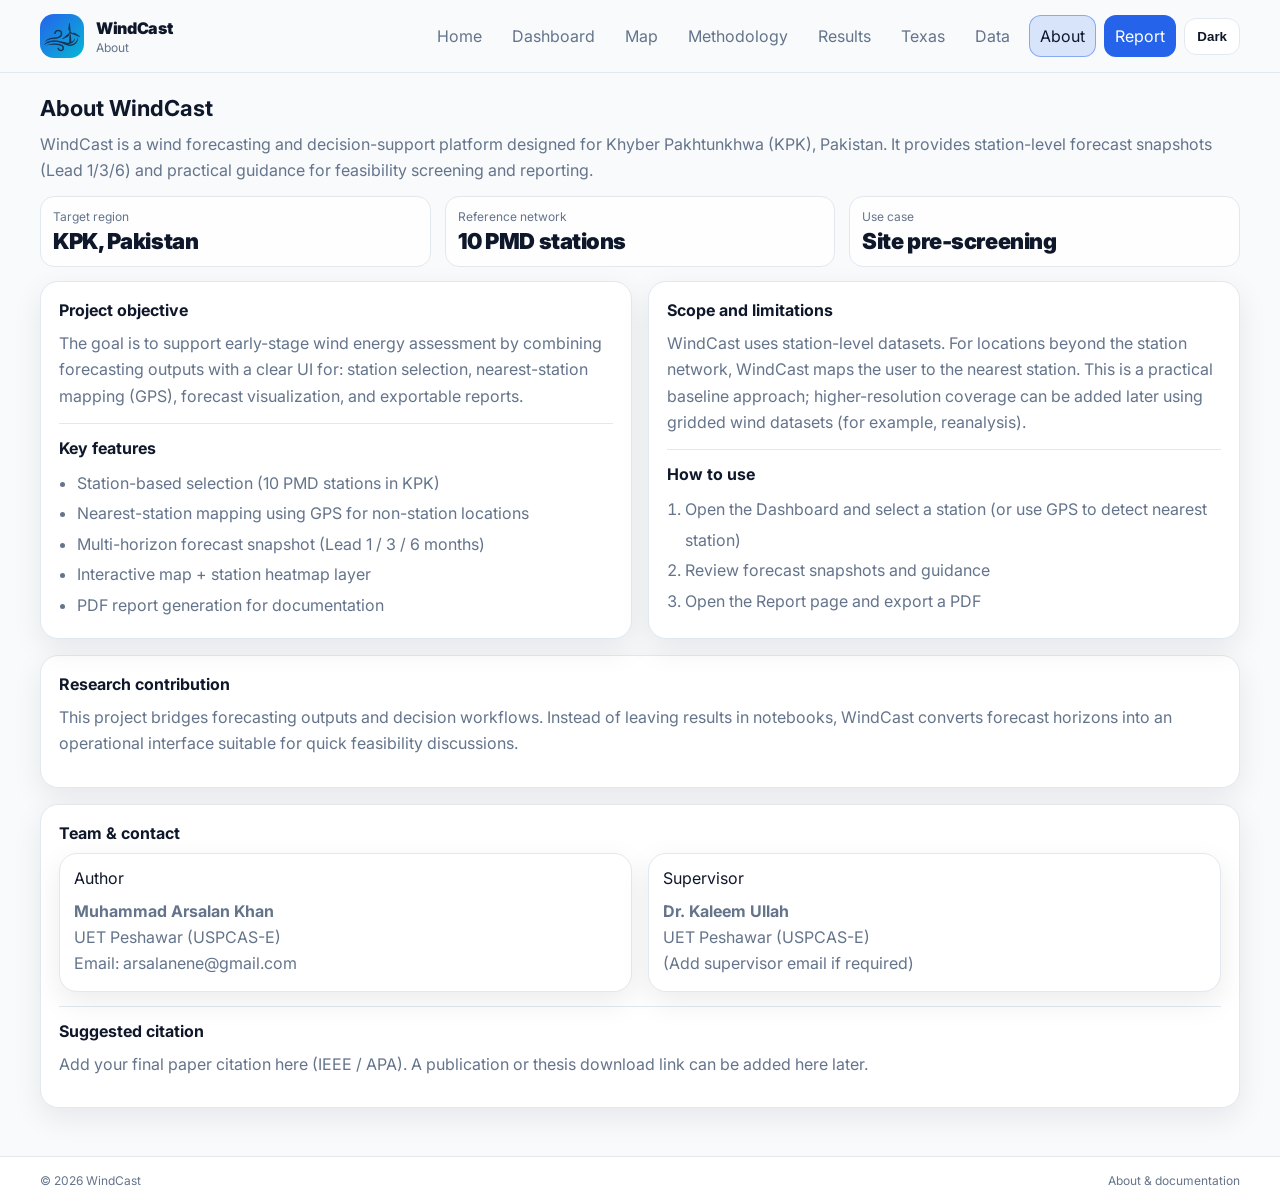
<file: pages/about.html>
<!doctype html>
<html lang="en">
<head>
  <meta charset="utf-8"/>
  <meta name="viewport" content="width=device-width,initial-scale=1"/>
  <title>About - WindCast</title>

  <link rel="preconnect" href="https://fonts.googleapis.com">
  <link href="https://fonts.googleapis.com/css2?family=Inter:wght@400;600;700;800;900&display=swap" rel="stylesheet">

  <link rel="stylesheet" href="../css/base.css"/>
  <link rel="stylesheet" href="../css/layout.css"/>
  <link rel="stylesheet" href="../css/components.css"/>
  <link rel="stylesheet" href="../css/pages.css"/>
</head>

<body>
  <header class="topbar">
    <div class="container topbar__inner">
      <div class="brand">
        <div class="brand__mark">
          <img src="../assets/icons/logo.png" alt="WindCast logo"
               onerror="this.style.display='none'; this.parentElement.textContent='WC';" />
        </div>
        <div>
          <div class="brand__title">WindCast</div>
          <div class="brand__subtitle">About</div>
        </div>
      </div>

      <nav class="nav">
        <a href="../index.html">Home</a>
        <a href="dashboard.html">Dashboard</a>
        <a href="map.html">Map</a>
        <a href="methodology.html">Methodology</a>
        <a href="results.html">Results</a>
        <a href="validation-texas.html">Texas</a>
        <a href="data.html">Data</a>
        <a class="active" href="about.html">About</a>
        <a class="cta" href="report.html">Report</a>

        <button id="themeToggle" class="theme-btn" type="button" aria-pressed="false">
          Dark
        </button>
      </nav>
    </div>
  </header>

  <main class="container">
    <h1 class="h2">About WindCast</h1>
    <p class="p muted">
      WindCast is a wind forecasting and decision-support platform designed for Khyber Pakhtunkhwa (KPK), Pakistan.
      It provides station-level forecast snapshots (Lead 1/3/6) and practical guidance for feasibility screening and reporting.
    </p>

    <div class="grid3" style="margin-top:8px;">
      <div class="stat">
        <div class="stat__k">Target region</div>
        <div class="stat__v">KPK, Pakistan</div>
      </div>
      <div class="stat">
        <div class="stat__k">Reference network</div>
        <div class="stat__v">10 PMD stations</div>
      </div>
      <div class="stat">
        <div class="stat__k">Use case</div>
        <div class="stat__v">Site pre-screening</div>
      </div>
    </div>

    <div class="grid2" style="margin-top:14px;">
      <div class="panel">
        <h2 class="h3">Project objective</h2>
        <p class="p muted">
          The goal is to support early-stage wind energy assessment by combining forecasting outputs with a clear UI for:
          station selection, nearest-station mapping (GPS), forecast visualization, and exportable reports.
        </p>

        <div class="hr"></div>

        <h2 class="h3">Key features</h2>
        <ul class="p muted" style="line-height:1.9; margin:0; padding-left:18px;">
          <li>Station-based selection (10 PMD stations in KPK)</li>
          <li>Nearest-station mapping using GPS for non-station locations</li>
          <li>Multi-horizon forecast snapshot (Lead 1 / 3 / 6 months)</li>
          <li>Interactive map + station heatmap layer</li>
          <li>PDF report generation for documentation</li>
        </ul>
      </div>

      <div class="panel">
        <h2 class="h3">Scope and limitations</h2>
        <p class="p muted">
          WindCast uses station-level datasets. For locations beyond the station network, WindCast maps the user to the nearest station.
          This is a practical baseline approach; higher-resolution coverage can be added later using gridded wind datasets (for example, reanalysis).
        </p>

        <div class="hr"></div>

        <h2 class="h3">How to use</h2>
        <ol class="p muted" style="line-height:1.9; margin:0; padding-left:18px;">
          <li>Open the Dashboard and select a station (or use GPS to detect nearest station)</li>
          <li>Review forecast snapshots and guidance</li>
          <li>Open the Report page and export a PDF</li>
        </ol>
      </div>
    </div>

    <div class="panel" style="margin-top:16px;">
      <h2 class="h3">Research contribution</h2>
      <p class="p muted">
        This project bridges forecasting outputs and decision workflows. Instead of leaving results in notebooks,
        WindCast converts forecast horizons into an operational interface suitable for quick feasibility discussions.
      </p>
    </div>

    <div class="panel" style="margin-top:16px;">
      <h2 class="h3">Team & contact</h2>
      <div class="grid2" style="margin-top:10px;">
        <div class="card card--tight">
          <div class="h3">Author</div>
          <p class="p muted" style="margin:0;">
            <b>Muhammad Arsalan Khan</b><br/>
            UET Peshawar (USPCAS-E)<br/>
            Email: arsalanene@gmail.com
          </p>
        </div>
        <div class="card card--tight">
          <div class="h3">Supervisor</div>
          <p class="p muted" style="margin:0;">
            <b>Dr. Kaleem Ullah</b><br/>
            UET Peshawar (USPCAS-E)<br/>
            (Add supervisor email if required)
          </p>
        </div>
      </div>

      <div class="hr"></div>

      <h2 class="h3">Suggested citation</h2>
      <p class="p muted">
        Add your final paper citation here (IEEE / APA). A publication or thesis download link can be added here later.
      </p>
    </div>
  </main>

  <footer class="footer">
    <div class="container footer__inner">
      <div>&copy; 2026 WindCast</div>
      <div>About & documentation</div>
    </div>
  </footer>

  <script type="module" src="../js/app/uiEnhancements.js"></script>
  <script type="module" src="../js/app/theme.js"></script>
</body>
</html>
</file>
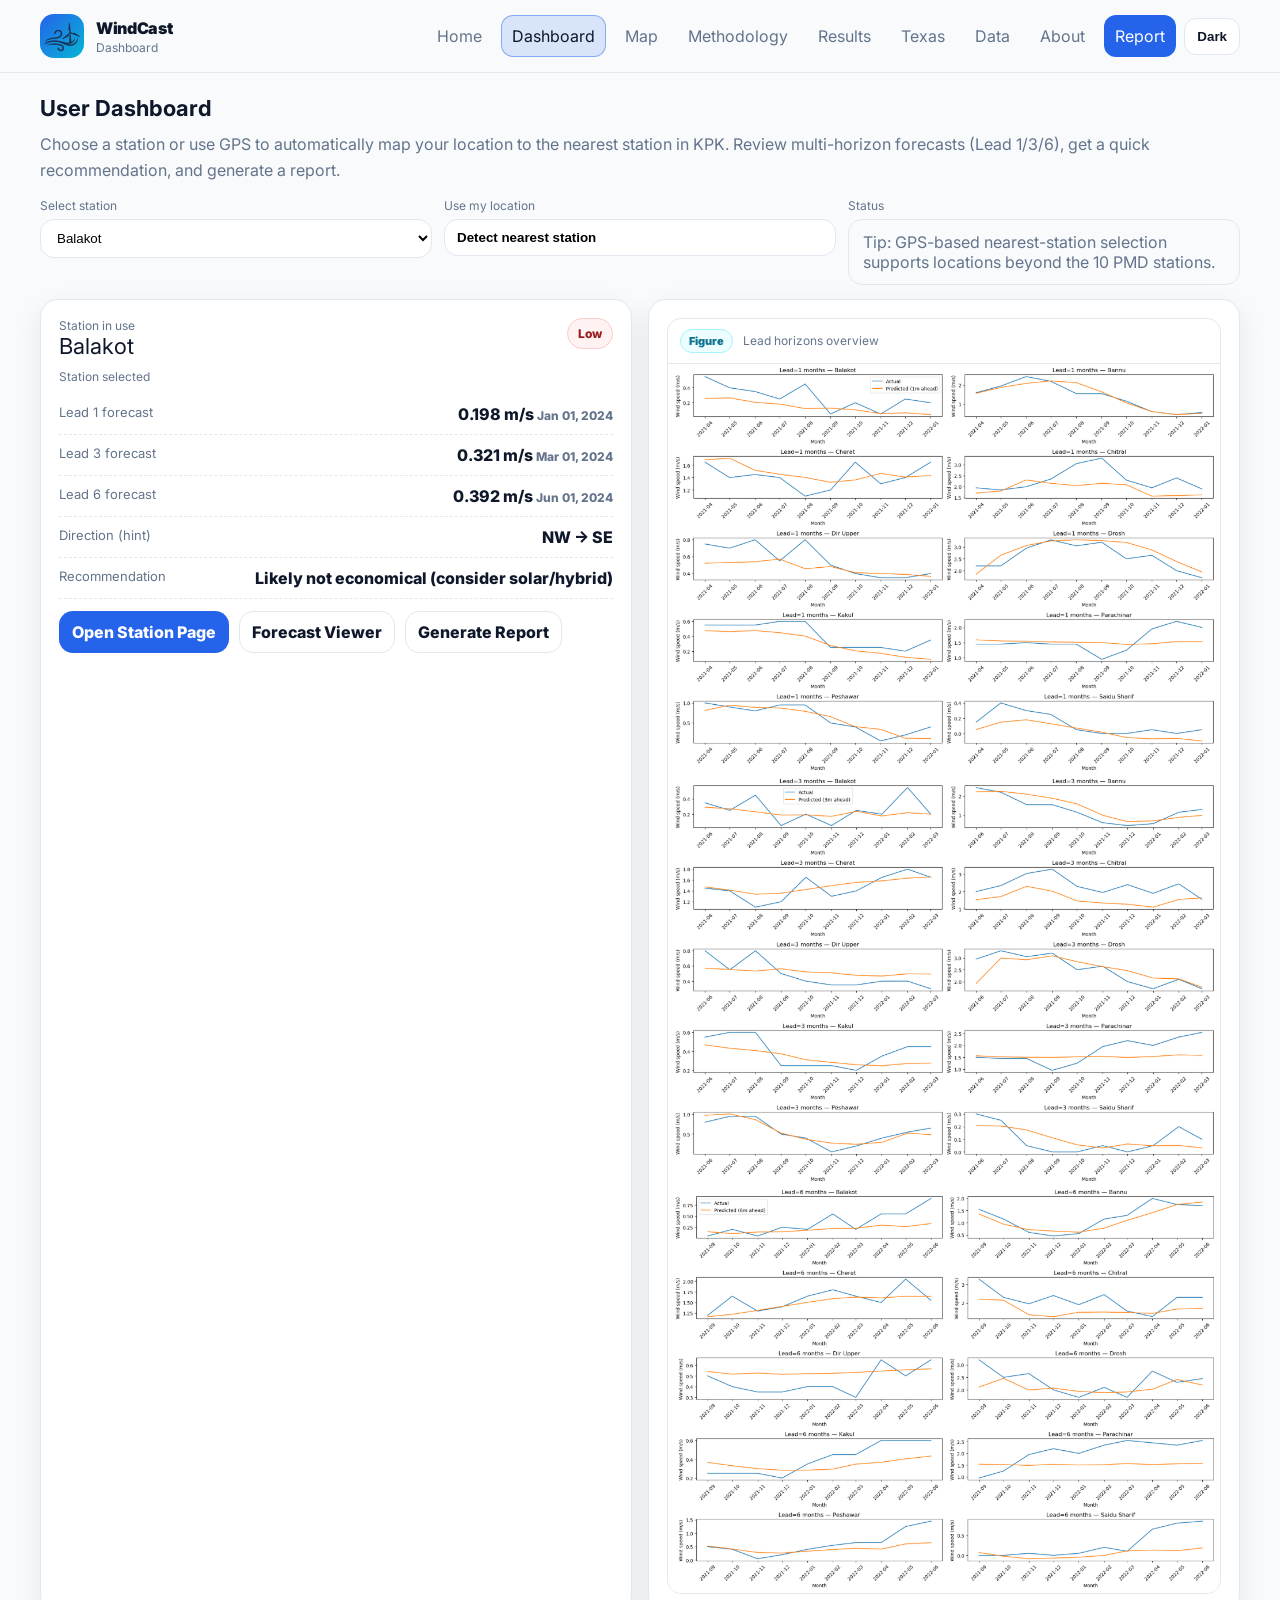
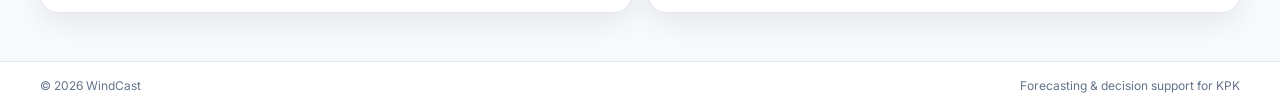
<file: pages/dashboard.html>
<!doctype html>
<html lang="en">
<head>
  <meta charset="utf-8"/>
  <meta name="viewport" content="width=device-width,initial-scale=1"/>
  <title>Dashboard - WindCast</title>

  <link rel="preconnect" href="https://fonts.googleapis.com">
  <link href="https://fonts.googleapis.com/css2?family=Inter:wght@400;600;700;800;900&display=swap" rel="stylesheet">

  <link rel="stylesheet" href="../css/base.css"/>
  <link rel="stylesheet" href="../css/layout.css"/>
  <link rel="stylesheet" href="../css/components.css"/>
  <link rel="stylesheet" href="../css/pages.css"/>
</head>

<body>
  <header class="topbar">
    <div class="container topbar__inner">
      <div class="brand">
        <div class="brand__mark">
          <img src="../assets/icons/logo.png" alt="WindCast logo"
               onerror="this.style.display='none'; this.parentElement.textContent='WC';" />
        </div>
        <div>
          <div class="brand__title">WindCast</div>
          <div class="brand__subtitle">Dashboard</div>
        </div>
      </div>

      <nav class="nav">
        <a href="../index.html">Home</a>
        <a class="active" href="dashboard.html">Dashboard</a>
        <a href="map.html">Map</a>
        <a href="methodology.html">Methodology</a>
        <a href="results.html">Results</a>
        <a href="validation-texas.html">Texas</a>
        <a href="data.html">Data</a>
        <a href="about.html">About</a>
        <a class="cta" href="report.html">Report</a>

        <button id="themeToggle" class="theme-btn" type="button" aria-pressed="false">
          Dark
        </button>
      </nav>
    </div>
  </header>

  <main class="container">
    <h1 class="h2">User Dashboard</h1>
    <p class="p muted">
      Choose a station or use GPS to automatically map your location to the nearest station in KPK.
      Review multi-horizon forecasts (Lead 1/3/6), get a quick recommendation, and generate a report.
    </p>

    <div class="controls">
      <div class="control">
        <label>Select station</label>
        <select id="stationSelect"></select>
      </div>

      <div class="control">
        <label>Use my location</label>
        <button class="btn ghost" id="useLocation">Detect nearest station</button>
      </div>

      <div class="control">
        <label>Status</label>
        <div class="toast" id="locStatus">
          Tip: GPS-based nearest-station selection supports locations beyond the 10 PMD stations.
        </div>
      </div>
    </div>

    <div class="grid2">
      <div class="panel">
        <div style="display:flex;justify-content:space-between;gap:12px;align-items:flex-start;">
          <div>
            <div class="muted small">Station in use</div>
            <div class="h2" id="selectedStation">-</div>
            <div class="muted small" id="modeLabel">-</div>
          </div>
          <span id="badge" class="badge">-</span>
        </div>

        <div class="kv">
          <div class="kv__row">
            <div class="kv__k">Lead 1 forecast</div>
            <div class="kv__v"><span id="f1">-</span> <span class="muted small" id="d1"></span></div>
          </div>
          <div class="kv__row">
            <div class="kv__k">Lead 3 forecast</div>
            <div class="kv__v"><span id="f3">-</span> <span class="muted small" id="d3"></span></div>
          </div>
          <div class="kv__row">
            <div class="kv__k">Lead 6 forecast</div>
            <div class="kv__v"><span id="f6">-</span> <span class="muted small" id="d6"></span></div>
          </div>
          <div class="kv__row">
            <div class="kv__k">Direction (hint)</div>
            <div class="kv__v" id="dir">-</div>
          </div>
          <div class="kv__row">
            <div class="kv__k">Recommendation</div>
            <div class="kv__v" id="rec">-</div>
          </div>
        </div>

        <div class="actions">
          <a class="btn primary" id="openStation" href="#">Open Station Page</a>
          <a class="btn ghost" id="openForecast" href="#">Forecast Viewer</a>
          <a class="btn ghost" id="openReport" href="#">Generate Report</a>
        </div>
      </div>

      <div class="panel">
        <div class="figure">
          <div class="figure__cap"><span class="pill">Figure</span> Lead horizons overview</div>
          <img src="../assets/figures/fig-09-lead-1-3-6.png" alt="Lead horizons"/>
        </div>
      </div>
    </div>
  </main>

  <footer class="footer">
    <div class="container footer__inner">
      <div>&copy; 2026 WindCast</div>
      <div>Forecasting & decision support for KPK</div>
    </div>
  </footer>

  <script type="module" src="../js/app/dashboardPage.js"></script>
  <script type="module" src="../js/app/uiEnhancements.js"></script>
  <script type="module" src="../js/app/theme.js"></script>
</body>
</html>
</file>
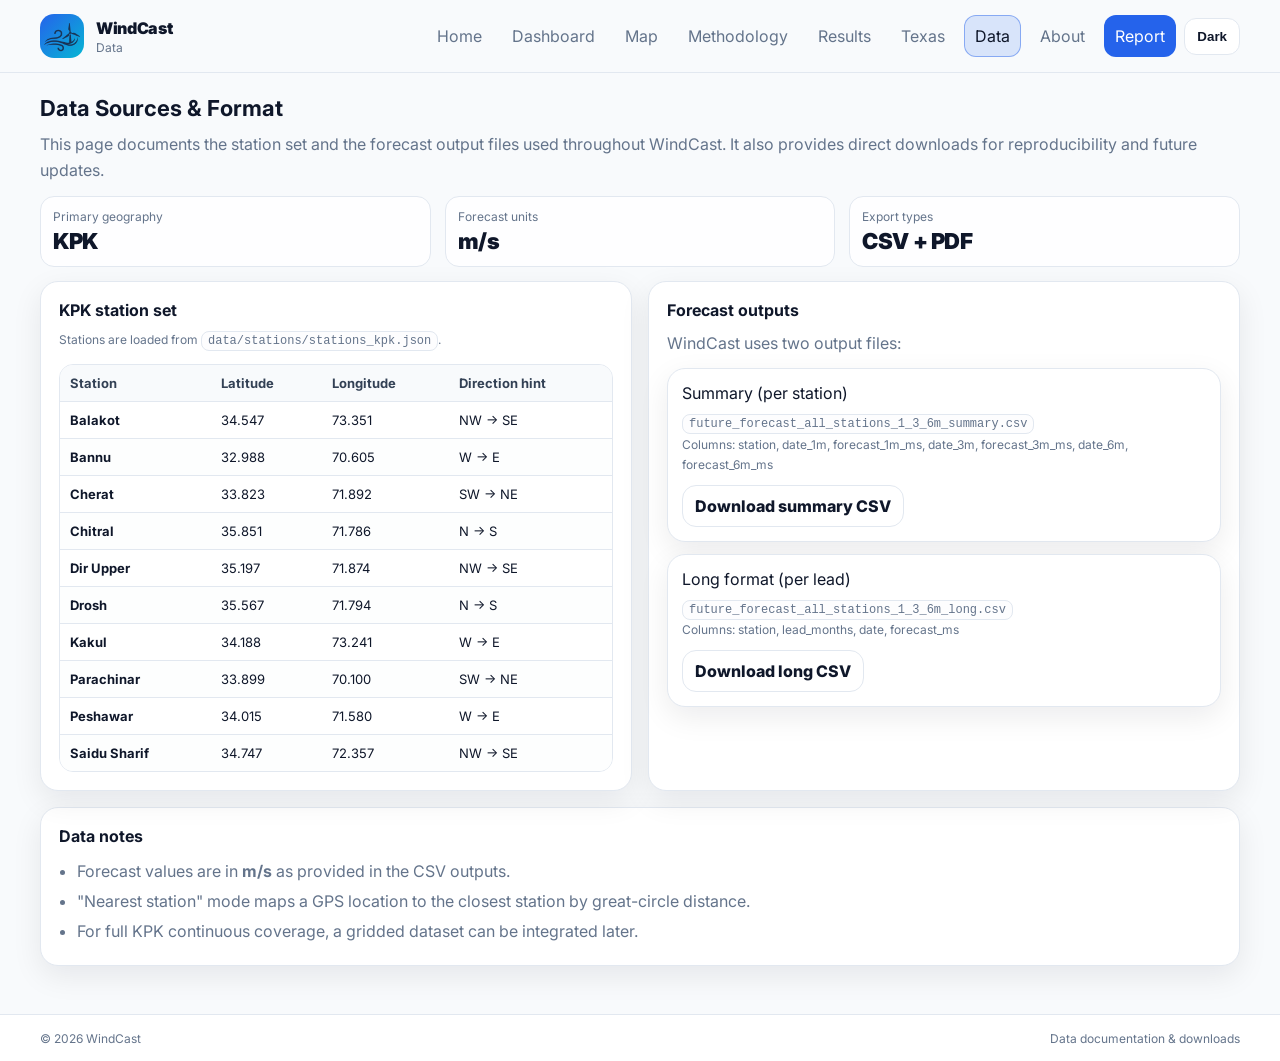
<file: pages/data.html>
<!doctype html>
<html lang="en">
<head>
  <meta charset="utf-8"/>
  <meta name="viewport" content="width=device-width,initial-scale=1"/>
  <title>Data - WindCast</title>

  <link rel="preconnect" href="https://fonts.googleapis.com">
  <link href="https://fonts.googleapis.com/css2?family=Inter:wght@400;600;700;800;900&display=swap" rel="stylesheet">

  <link rel="stylesheet" href="../css/base.css"/>
  <link rel="stylesheet" href="../css/layout.css"/>
  <link rel="stylesheet" href="../css/components.css"/>
  <link rel="stylesheet" href="../css/pages.css"/>
</head>

<body>
  <header class="topbar">
    <div class="container topbar__inner">
      <div class="brand">
        <div class="brand__mark">
          <img src="../assets/icons/logo.png" alt="WindCast logo"
               onerror="this.style.display='none'; this.parentElement.textContent='WC';" />
        </div>
        <div>
          <div class="brand__title">WindCast</div>
          <div class="brand__subtitle">Data</div>
        </div>
      </div>

      <nav class="nav">
        <a href="../index.html">Home</a>
        <a href="dashboard.html">Dashboard</a>
        <a href="map.html">Map</a>
        <a href="methodology.html">Methodology</a>
        <a href="results.html">Results</a>
        <a href="validation-texas.html">Texas</a>
        <a class="active" href="data.html">Data</a>
        <a href="about.html">About</a>
        <a class="cta" href="report.html">Report</a>

        <button id="themeToggle" class="theme-btn" type="button" aria-pressed="false">
          Dark
        </button>
      </nav>
    </div>
  </header>

  <main class="container">
    <h1 class="h2">Data Sources & Format</h1>
    <p class="p muted">
      This page documents the station set and the forecast output files used throughout WindCast.
      It also provides direct downloads for reproducibility and future updates.
    </p>

    <div class="grid3" style="margin-top:8px;">
      <div class="stat">
        <div class="stat__k">Primary geography</div>
        <div class="stat__v">KPK</div>
      </div>
      <div class="stat">
        <div class="stat__k">Forecast units</div>
        <div class="stat__v">m/s</div>
      </div>
      <div class="stat">
        <div class="stat__k">Export types</div>
        <div class="stat__v">CSV + PDF</div>
      </div>
    </div>

    <div class="grid2" style="margin-top:14px;">
      <div class="panel">
        <h2 class="h3">KPK station set</h2>
        <p class="p muted small">Stations are loaded from <code>data/stations/stations_kpk.json</code>.</p>

        <table class="table" style="margin-top:10px;">
          <thead>
            <tr>
              <th>Station</th>
              <th>Latitude</th>
              <th>Longitude</th>
              <th>Direction hint</th>
            </tr>
          </thead>
          <tbody id="stationsBody">
            <tr><td colspan="4" class="muted">Loading...</td></tr>
          </tbody>
        </table>
      </div>

      <div class="panel">
        <h2 class="h3">Forecast outputs</h2>
        <p class="p muted">
          WindCast uses two output files:
        </p>

        <div class="card card--tight" style="margin-top:10px;">
          <div class="h3">Summary (per station)</div>
          <p class="p muted small" style="margin:0;">
            <code>future_forecast_all_stations_1_3_6m_summary.csv</code><br/>
            Columns: station, date_1m, forecast_1m_ms, date_3m, forecast_3m_ms, date_6m, forecast_6m_ms
          </p>
          <div class="actions" style="margin-top:10px;">
            <a class="btn ghost" href="../data/forecasts/future_forecast_all_stations_1_3_6m_summary.csv" download>
              Download summary CSV
            </a>
          </div>
        </div>

        <div class="card card--tight" style="margin-top:12px;">
          <div class="h3">Long format (per lead)</div>
          <p class="p muted small" style="margin:0;">
            <code>future_forecast_all_stations_1_3_6m_long.csv</code><br/>
            Columns: station, lead_months, date, forecast_ms
          </p>
          <div class="actions" style="margin-top:10px;">
            <a class="btn ghost" href="../data/forecasts/future_forecast_all_stations_1_3_6m_long.csv" download>
              Download long CSV
            </a>
          </div>
        </div>
      </div>
    </div>

    <div class="panel" style="margin-top:16px;">
      <h2 class="h3">Data notes</h2>
      <ul class="p muted" style="line-height:1.9; margin:0; padding-left:18px;">
        <li>Forecast values are in <b>m/s</b> as provided in the CSV outputs.</li>
        <li>"Nearest station" mode maps a GPS location to the closest station by great-circle distance.</li>
        <li>For full KPK continuous coverage, a gridded dataset can be integrated later.</li>
      </ul>
    </div>
  </main>

  <footer class="footer">
    <div class="container footer__inner">
      <div>&copy; 2026 WindCast</div>
      <div>Data documentation & downloads</div>
    </div>
  </footer>

  <script type="module" src="../js/app/dataPage.js"></script>
  <script type="module" src="../js/app/uiEnhancements.js"></script>
  <script type="module" src="../js/app/theme.js"></script>
</body>
</html>
</file>
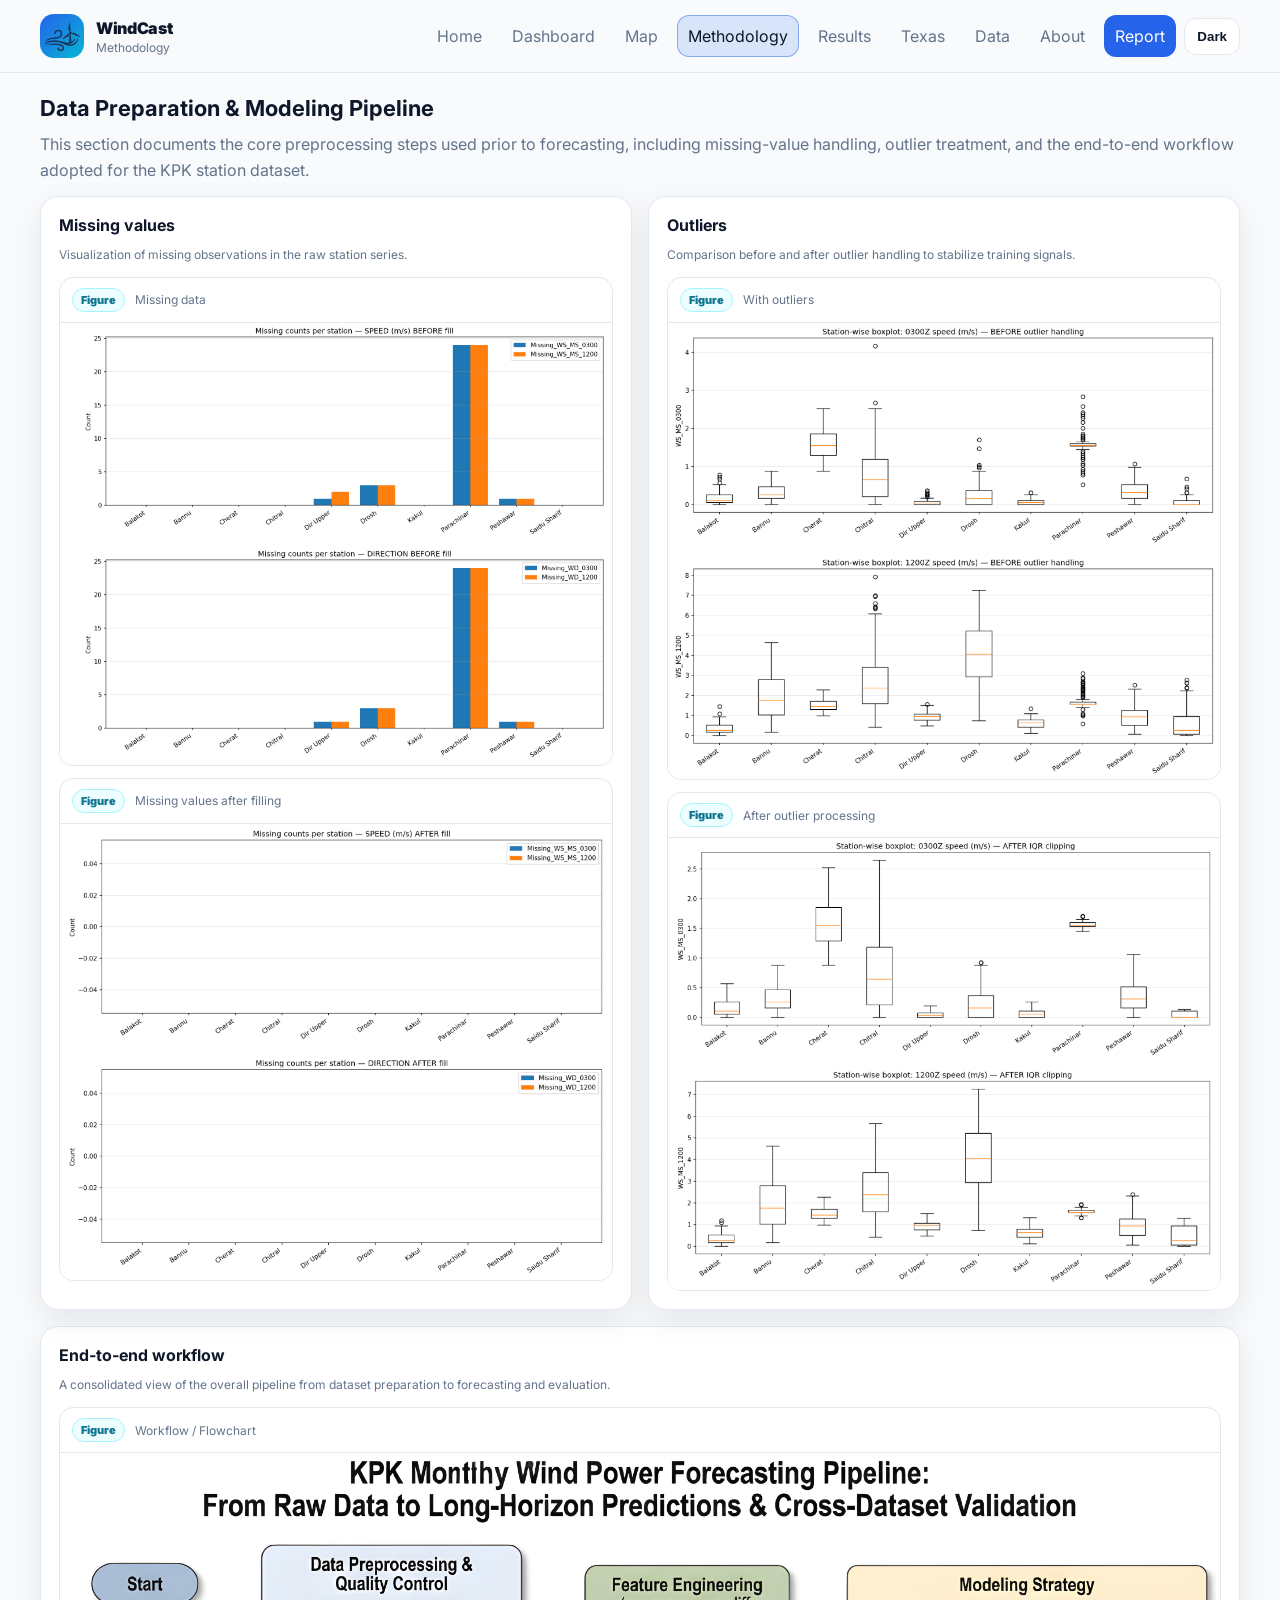
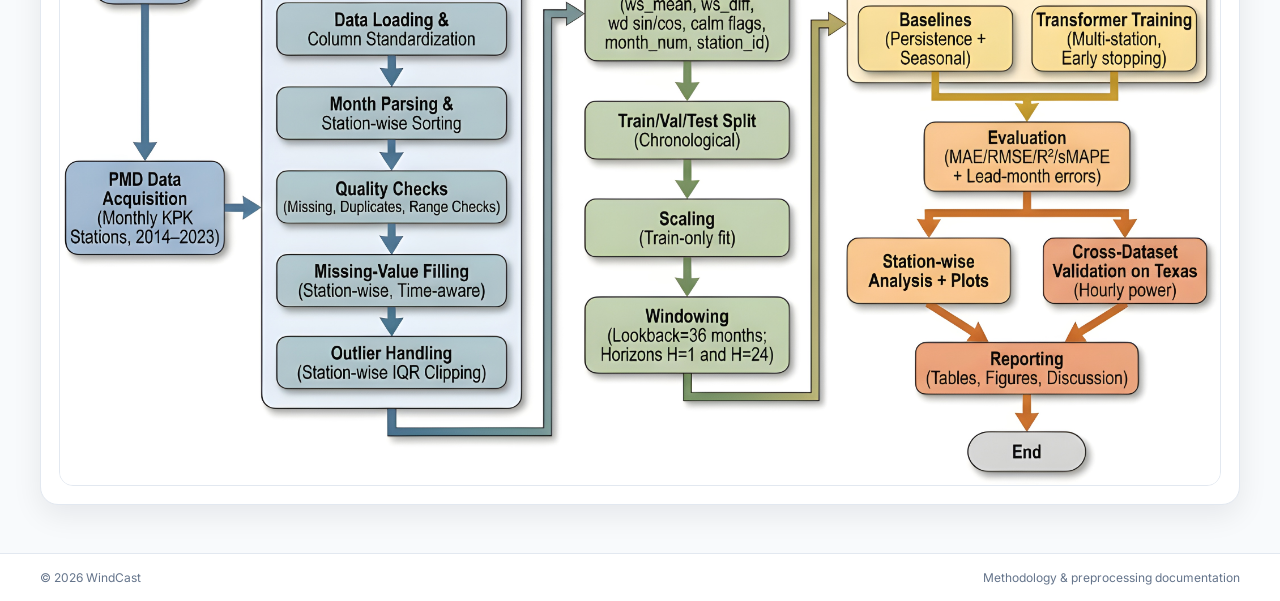
<file: pages/methodology.html>
<!doctype html>
<html lang="en">
<head>
  <meta charset="utf-8"/>
  <meta name="viewport" content="width=device-width,initial-scale=1"/>
  <title>Methodology — WindCast</title>

  <link rel="preconnect" href="https://fonts.googleapis.com">
  <link href="https://fonts.googleapis.com/css2?family=Inter:wght@400;600;700;800;900&display=swap" rel="stylesheet">

  <link rel="stylesheet" href="../css/base.css"/>
  <link rel="stylesheet" href="../css/layout.css"/>
  <link rel="stylesheet" href="../css/components.css"/>
  <link rel="stylesheet" href="../css/pages.css"/>
</head>

<body>
  <header class="topbar">
    <div class="container topbar__inner">
      <div class="brand">
        <!-- Logo: put your file at /assets/icons/logo.png -->
        <div class="brand__mark">
          <img src="../assets/icons/logo.png" alt="WindCast logo"
               onerror="this.style.display='none'; this.parentElement.textContent='WC';" />
        </div>
        <div>
          <div class="brand__title">WindCast</div>
          <div class="brand__subtitle">Methodology</div>
        </div>
      </div>

      <nav class="nav">
        <a href="../index.html">Home</a>
        <a href="dashboard.html">Dashboard</a>
        <a href="map.html">Map</a>
        <a class="active" href="methodology.html">Methodology</a>
        <a href="results.html">Results</a>
        <a href="validation-texas.html">Texas</a>
        <a href="data.html">Data</a>
        <a href="about.html">About</a>
        <a class="cta" href="report.html">Report</a>

        <!-- Dark mode toggle -->
        <button id="themeToggle" class="theme-btn" type="button" aria-pressed="false">
          🌙 <span class="hide-sm">Dark</span>
        </button>
      </nav>
    </div>
  </header>

  <main class="container">
    <h1 class="h2">Data Preparation & Modeling Pipeline</h1>
    <p class="p muted">
      This section documents the core preprocessing steps used prior to forecasting, including missing-value handling,
      outlier treatment, and the end-to-end workflow adopted for the KPK station dataset.
    </p>

    <div class="grid2">
      <div class="panel">
        <h2 class="h3">Missing values</h2>
        <p class="p muted small">Visualization of missing observations in the raw station series.</p>

        <div class="figure">
          <div class="figure__cap"><span class="pill">Figure</span> Missing data</div>
          <img src="../assets/figures/fig-02-missing.png" alt="Missing data"/>
        </div>

        <div class="figure" style="margin-top:12px;">
          <div class="figure__cap"><span class="pill">Figure</span> Missing values after filling</div>
          <img src="../assets/figures/fig-02-missing-filled.png" alt="Missing data filled"/>
        </div>
      </div>

      <div class="panel">
        <h2 class="h3">Outliers</h2>
        <p class="p muted small">Comparison before and after outlier handling to stabilize training signals.</p>

        <div class="figure">
          <div class="figure__cap"><span class="pill">Figure</span> With outliers</div>
          <img src="../assets/figures/fig-03-outliers.png" alt="With outliers"/>
        </div>

        <div class="figure" style="margin-top:12px;">
          <div class="figure__cap"><span class="pill">Figure</span> After outlier processing</div>
          <img src="../assets/figures/fig-04-after-outliers.png" alt="After outlier processing"/>
        </div>
      </div>
    </div>

    <div class="panel" style="margin-top:16px;">
      <h2 class="h3">End-to-end workflow</h2>
      <p class="p muted small">
        A consolidated view of the overall pipeline from dataset preparation to forecasting and evaluation.
      </p>

      <div class="figure">
        <div class="figure__cap"><span class="pill">Figure</span> Workflow / Flowchart</div>
        <img src="../assets/figures/fig-05-flowchart.png" alt="Workflow / Flowchart"/>
      </div>
    </div>
  </main>

  <footer class="footer">
    <div class="container footer__inner">
      <div>© 2026 WindCast</div>
      <div>Methodology & preprocessing documentation</div>
    </div>
  </footer>

  <!-- Theme toggle -->
  <script type="module" src="../js/app/theme.js"></script>
</body>
</html>
</file>
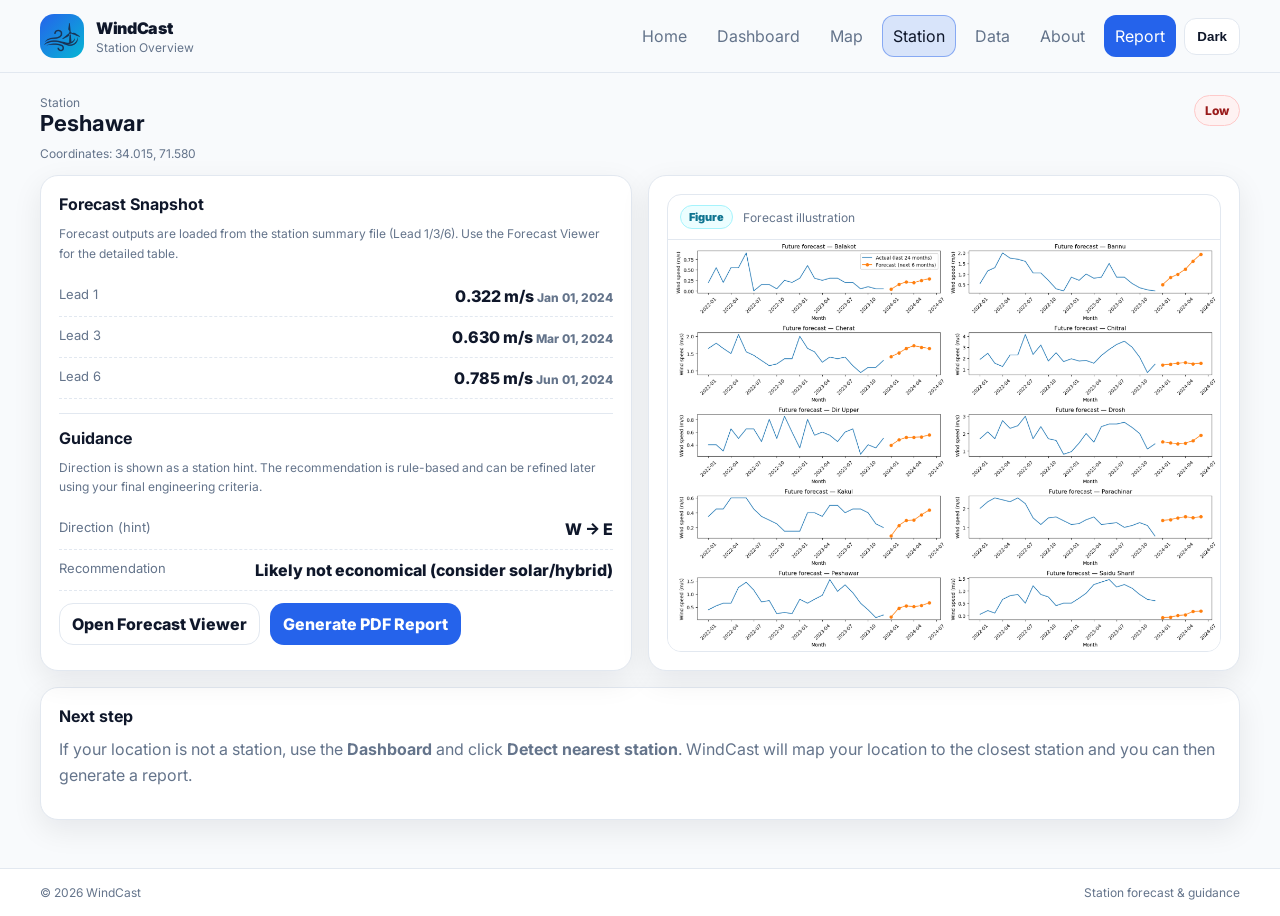
<file: pages/station.html>
<!doctype html>
<html lang="en">
<head>
  <meta charset="utf-8"/>
  <meta name="viewport" content="width=device-width,initial-scale=1"/>
  <title>Station — WindCast</title>

  <link rel="preconnect" href="https://fonts.googleapis.com">
  <link href="https://fonts.googleapis.com/css2?family=Inter:wght@400;600;700;800;900&display=swap" rel="stylesheet">

  <link rel="stylesheet" href="../css/base.css"/>
  <link rel="stylesheet" href="../css/layout.css"/>
  <link rel="stylesheet" href="../css/components.css"/>
  <link rel="stylesheet" href="../css/pages.css"/>
</head>

<body>
  <header class="topbar">
    <div class="container topbar__inner">
      <div class="brand">
        <!-- Logo: put your file at /assets/icons/logo.png -->
        <div class="brand__mark">
          <img src="../assets/icons/logo.png" alt="WindCast logo"
               onerror="this.style.display='none'; this.parentElement.textContent='WC';" />
        </div>
        <div>
          <div class="brand__title">WindCast</div>
          <div class="brand__subtitle">Station Overview</div>
        </div>
      </div>

      <nav class="nav">
        <a href="../index.html">Home</a>
        <a href="dashboard.html">Dashboard</a>
        <a href="map.html">Map</a>
        <a class="active" href="station.html">Station</a>
        <a href="data.html">Data</a>
        <a href="about.html">About</a>
        <a class="cta" href="report.html">Report</a>

        <!-- Dark mode toggle -->
        <button id="themeToggle" class="theme-btn" type="button" aria-pressed="false">
          🌙 <span class="hide-sm">Dark</span>
        </button>
      </nav>
    </div>
  </header>

  <main class="container">
    <div style="display:flex;justify-content:space-between;gap:12px;align-items:flex-start;flex-wrap:wrap;">
      <div>
        <div class="muted small">Station</div>
        <h1 class="h2" id="stationTitle">—</h1>
        <div class="muted small">Coordinates: <span id="coords">—</span></div>
      </div>
      <span id="badge" class="badge">—</span>
    </div>

    <div class="grid2" style="margin-top:14px;">
      <div class="panel">
        <h2 class="h3">Forecast Snapshot</h2>
        <p class="p muted small">
          Forecast outputs are loaded from the station summary file (Lead 1/3/6). Use the Forecast Viewer for the detailed table.
        </p>

        <div class="kv">
          <div class="kv__row">
            <div class="kv__k">Lead 1</div>
            <div class="kv__v"><span id="f1">—</span> <span class="muted small" id="d1"></span></div>
          </div>
          <div class="kv__row">
            <div class="kv__k">Lead 3</div>
            <div class="kv__v"><span id="f3">—</span> <span class="muted small" id="d3"></span></div>
          </div>
          <div class="kv__row">
            <div class="kv__k">Lead 6</div>
            <div class="kv__v"><span id="f6">—</span> <span class="muted small" id="d6"></span></div>
          </div>
        </div>

        <div class="hr"></div>

        <h2 class="h3">Guidance</h2>
        <p class="p muted small">
          Direction is shown as a station hint. The recommendation is rule-based and can be refined later using your final engineering criteria.
        </p>

        <div class="kv">
          <div class="kv__row"><div class="kv__k">Direction (hint)</div><div class="kv__v" id="dir">—</div></div>
          <div class="kv__row"><div class="kv__k">Recommendation</div><div class="kv__v" id="rec">—</div></div>
        </div>

        <div class="actions">
          <a class="btn ghost" id="goForecast" href="#">Open Forecast Viewer</a>
          <a class="btn primary" id="goReport" href="#">Generate PDF Report</a>
        </div>
      </div>

      <div class="panel">
        <div class="figure">
          <div class="figure__cap"><span class="pill">Figure</span> Forecast illustration</div>
          <img src="../assets/figures/fig-10-forecast-future.png" alt="Forecast future"/>
        </div>
      </div>
    </div>

    <div class="panel" style="margin-top:16px;">
      <h2 class="h3">Next step</h2>
      <p class="p muted">
        If your location is not a station, use the <a href="dashboard.html"><b>Dashboard</b></a> and click
        <b>Detect nearest station</b>. WindCast will map your location to the closest station and you can then generate a report.
      </p>
    </div>
  </main>

  <footer class="footer">
    <div class="container footer__inner">
      <div>© 2026 WindCast</div>
      <div>Station forecast & guidance</div>
    </div>
  </footer>

  <!-- Page logic -->
  <script type="module" src="../js/app/stationPage.js"></script>
  <!-- Theme toggle -->
  <script type="module" src="../js/app/theme.js"></script>
</body>
</html>
</file>
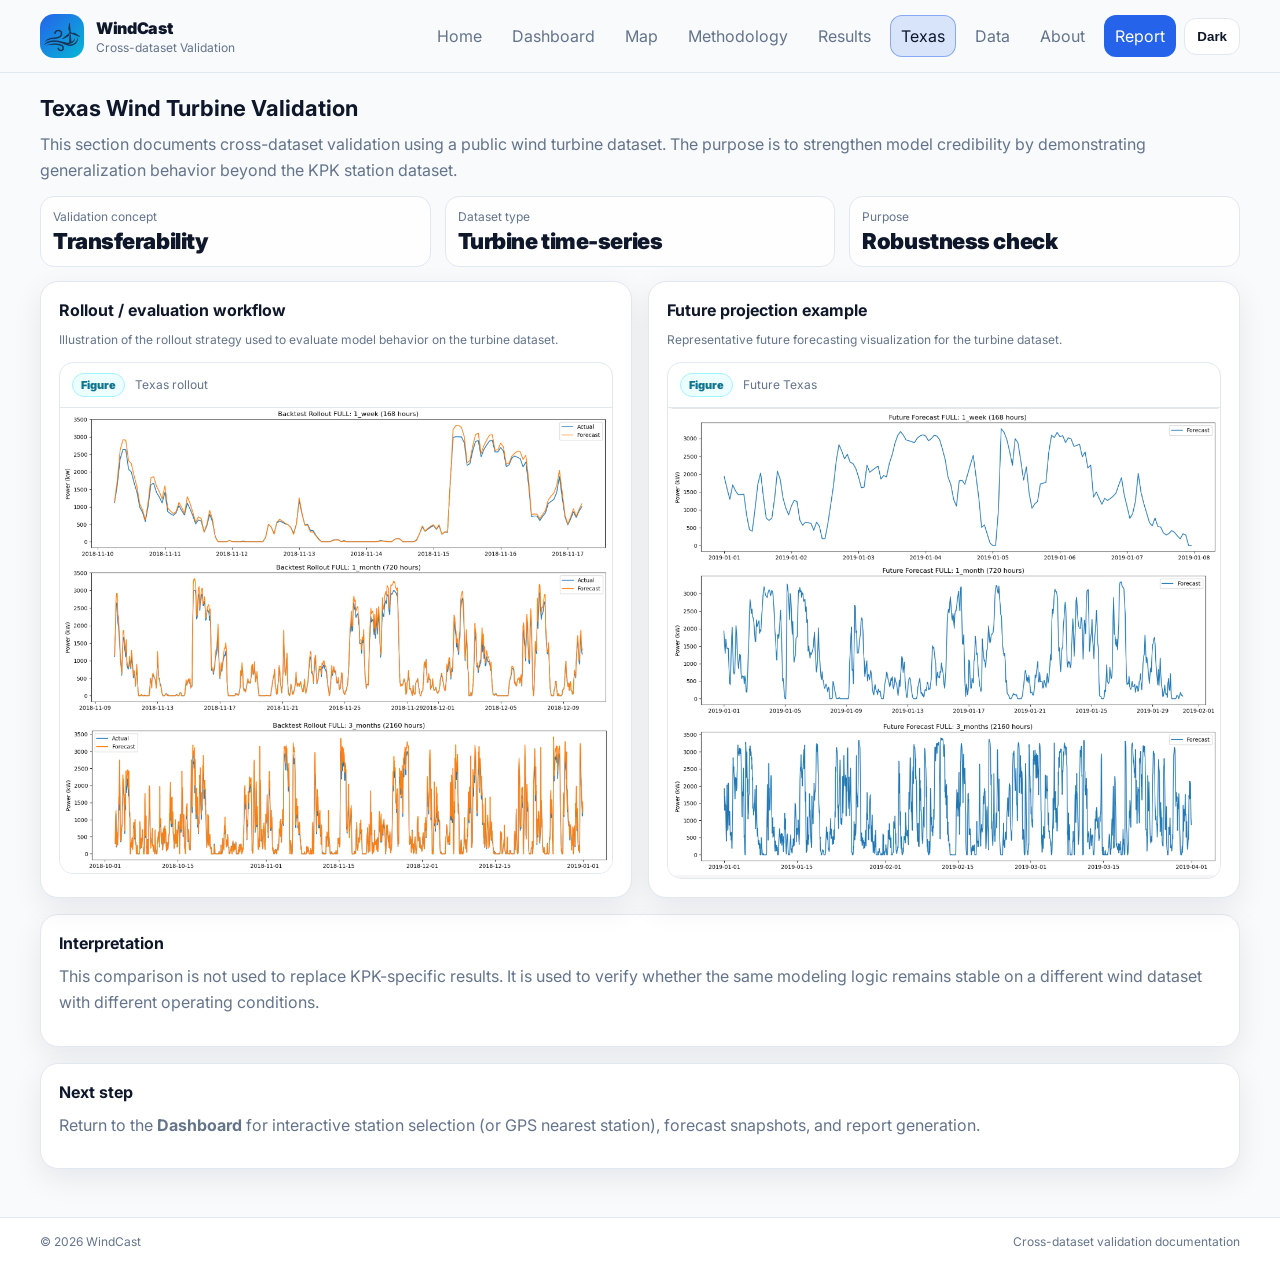
<file: pages/validation-texas.html>
<!doctype html>
<html lang="en">
<head>
  <meta charset="utf-8"/>
  <meta name="viewport" content="width=device-width,initial-scale=1"/>
  <title>Texas Validation - WindCast</title>

  <link rel="preconnect" href="https://fonts.googleapis.com">
  <link href="https://fonts.googleapis.com/css2?family=Inter:wght@400;600;700;800;900&display=swap" rel="stylesheet">

  <link rel="stylesheet" href="../css/base.css"/>
  <link rel="stylesheet" href="../css/layout.css"/>
  <link rel="stylesheet" href="../css/components.css"/>
  <link rel="stylesheet" href="../css/pages.css"/>
</head>

<body>
  <header class="topbar">
    <div class="container topbar__inner">
      <div class="brand">
        <div class="brand__mark">
          <img src="../assets/icons/logo.png" alt="WindCast logo"
               onerror="this.style.display='none'; this.parentElement.textContent='WC';" />
        </div>
        <div>
          <div class="brand__title">WindCast</div>
          <div class="brand__subtitle">Cross-dataset Validation</div>
        </div>
      </div>

      <nav class="nav">
        <a href="../index.html">Home</a>
        <a href="dashboard.html">Dashboard</a>
        <a href="map.html">Map</a>
        <a href="methodology.html">Methodology</a>
        <a href="results.html">Results</a>
        <a class="active" href="validation-texas.html">Texas</a>
        <a href="data.html">Data</a>
        <a href="about.html">About</a>
        <a class="cta" href="report.html">Report</a>

        <button id="themeToggle" class="theme-btn" type="button" aria-pressed="false">
          Dark
        </button>
      </nav>
    </div>
  </header>

  <main class="container">
    <h1 class="h2">Texas Wind Turbine Validation</h1>
    <p class="p muted">
      This section documents cross-dataset validation using a public wind turbine dataset.
      The purpose is to strengthen model credibility by demonstrating generalization behavior
      beyond the KPK station dataset.
    </p>

    <div class="grid3" style="margin-top:8px;">
      <div class="stat">
        <div class="stat__k">Validation concept</div>
        <div class="stat__v">Transferability</div>
      </div>
      <div class="stat">
        <div class="stat__k">Dataset type</div>
        <div class="stat__v">Turbine time-series</div>
      </div>
      <div class="stat">
        <div class="stat__k">Purpose</div>
        <div class="stat__v">Robustness check</div>
      </div>
    </div>

    <div class="grid2" style="margin-top:14px;">
      <div class="panel">
        <h2 class="h3">Rollout / evaluation workflow</h2>
        <p class="p muted small">
          Illustration of the rollout strategy used to evaluate model behavior on the turbine dataset.
        </p>
        <div class="figure">
          <div class="figure__cap"><span class="pill">Figure</span> Texas rollout</div>
          <img src="../assets/figures/fig-14-texas-rollout.png" alt="Texas rollout"/>
        </div>
      </div>

      <div class="panel">
        <h2 class="h3">Future projection example</h2>
        <p class="p muted small">
          Representative future forecasting visualization for the turbine dataset.
        </p>
        <div class="figure">
          <div class="figure__cap"><span class="pill">Figure</span> Future Texas</div>
          <img src="../assets/figures/fig-15-future-texas.png" alt="Future Texas"/>
        </div>
      </div>
    </div>

    <div class="panel" style="margin-top:16px;">
      <h2 class="h3">Interpretation</h2>
      <p class="p muted">
        This comparison is not used to replace KPK-specific results. It is used to verify whether the same modeling
        logic remains stable on a different wind dataset with different operating conditions.
      </p>
    </div>

    <div class="panel" style="margin-top:16px;">
      <h2 class="h3">Next step</h2>
      <p class="p muted">
        Return to the <a href="dashboard.html"><b>Dashboard</b></a> for interactive station selection (or GPS nearest station),
        forecast snapshots, and report generation.
      </p>
    </div>
  </main>

  <footer class="footer">
    <div class="container footer__inner">
      <div>&copy; 2026 WindCast</div>
      <div>Cross-dataset validation documentation</div>
    </div>
  </footer>

  <script type="module" src="../js/app/uiEnhancements.js"></script>
  <script type="module" src="../js/app/theme.js"></script>
</body>
</html>
</file>
<file: css/base.css>
:root{
  /* Light theme (default) */
  --bg:#F8FAFC;
  --surface:#FFFFFF;
  --text:#0F172A;
  --muted:#64748B;
  --border:#E2E8F0;

  --primary:#2563EB;
  --secondary:#06B6D4;
  --accent:#22C55E;
  --danger:#EF4444;

  --shadow: 0 10px 30px rgba(2, 6, 23, 0.08);
  --radius:18px;
  --radius-sm:14px;
  --max:1200px;
}

/* Dark theme */
html[data-theme="dark"]{
  --bg:#0B1220;
  --surface:#0F172A;
  --text:#E5E7EB;
  --muted:#94A3B8;
  --border:#1F2A44;

  --primary:#3B82F6;
  --secondary:#22D3EE;
  --accent:#22C55E;
  --danger:#F87171;

  --shadow: 0 12px 34px rgba(0, 0, 0, 0.35);
}

*{ box-sizing:border-box; }
html,body{
  margin:0; padding:0;
  font-family:Inter,system-ui,-apple-system,Segoe UI,Roboto,Arial,sans-serif;
  background:var(--bg); color:var(--text);
}
a{ text-decoration:none; color:inherit; }
img{ max-width:100%; display:block; }

code{
  background: color-mix(in srgb, var(--surface), var(--bg) 35%);
  padding:2px 6px; border-radius:8px;
  border:1px solid var(--border);
}
</file>
<file: css/layout.css>
.container{ width:min(var(--max), calc(100% - 36px)); margin:0 auto; }

.topbar{
  position:sticky; top:0; z-index:50;
  background: color-mix(in srgb, var(--bg), transparent 10%);
  backdrop-filter: blur(10px);
  border-bottom:1px solid var(--border);
}
.topbar__inner{
  display:flex; align-items:center; justify-content:space-between;
  gap:14px; padding:14px 0;
}

.brand{ display:flex; align-items:center; gap:12px; min-width: 220px; }
.brand__mark{
  width:44px; height:44px; border-radius:14px;
  display:grid; place-items:center;
  font-weight:900;
  color:#fff;
  background:linear-gradient(135deg,var(--primary),var(--secondary));
  overflow:hidden;
}
.brand__mark img{
  width:100%;
  height:100%;
  object-fit:cover;
  display:block;
}
.brand__title{ font-weight:900; letter-spacing:-0.02em; }
.brand__subtitle{ font-size:12px; color:var(--muted); margin-top:2px; max-width:640px; }

.nav{
  display:flex; flex-wrap:wrap; gap:8px;
  justify-content:flex-end; align-items:center;
}
.nav a{
  padding:10px 10px; border-radius:12px;
  color:var(--muted); border:1px solid transparent;
}
.nav a:hover{ background:var(--surface); border-color:var(--border); color:var(--text); }
.nav a.active{ background:color-mix(in srgb, var(--primary), transparent 85%); border-color:color-mix(in srgb, var(--primary), transparent 55%); color:var(--text); }
.nav a.cta{ background:var(--primary); color:#fff; border-color:transparent; }
.nav a.cta:hover{ filter:brightness(0.95); }

/* Theme toggle button */
.theme-btn{
  padding:10px 12px;
  border-radius:12px;
  border:1px solid var(--border);
  background:var(--surface);
  color:var(--text);
  font-weight:800;
  cursor:pointer;
}
.theme-btn:hover{
  border-color: color-mix(in srgb, var(--primary), var(--border) 65%);
}
.hide-sm{ display:inline; }
@media (max-width: 820px){
  .hide-sm{ display:none; }
}

main{ padding:22px 0 48px; }

.footer{
  border-top:1px solid var(--border);
  background:var(--surface);
}
.footer__inner{
  padding:16px 0;
  display:flex; justify-content:space-between; gap:12px; flex-wrap:wrap;
  color:var(--muted); font-size:12px;
}

@media (max-width: 980px){
  .brand__subtitle{ display:none; }
}
</file>
<file: css/components.css>
.h1{ font-size:34px; margin:0 0 10px; letter-spacing:-0.03em; }
.h2{ font-size:22px; margin:0 0 10px; }
.h3{ font-size:16px; margin:0 0 10px; }
.p{ margin:0 0 12px; line-height:1.65; }
.muted{ color:var(--muted); }
.small{ font-size:12px; }
.hr{ border:none; border-top:1px solid var(--border); margin:14px 0; }
.section-head{
  display:flex;
  justify-content:space-between;
  align-items:flex-end;
  gap:12px;
  margin-bottom:12px;
}
.stat{
  border:1px solid var(--border);
  border-radius:14px;
  padding:12px;
  background:color-mix(in srgb, var(--surface), var(--bg) 16%);
}
.stat__k{
  font-size:12px;
  color:var(--muted);
  margin-bottom:4px;
}
.stat__v{
  font-size:22px;
  font-weight:900;
  letter-spacing:-0.02em;
}

.grid2{ display:grid; grid-template-columns:1fr 1fr; gap:16px; }
.grid3{ display:grid; grid-template-columns:repeat(3,1fr); gap:14px; }
@media (max-width: 980px){
  .grid2,.grid3{ grid-template-columns:1fr; }
}

.card, .panel{
  background:var(--surface);
  border:1px solid var(--border);
  border-radius:var(--radius);
  padding:18px;
  box-shadow:var(--shadow);
  transition:transform .25s ease, box-shadow .25s ease, border-color .25s ease;
}
.card--tight{ padding:14px; }
.card:hover, .panel:hover{
  transform:translateY(-2px);
  border-color: color-mix(in srgb, var(--primary), var(--border) 70%);
}

.kv{ margin-top:10px; }
.kv__row{
  display:flex; justify-content:space-between; gap:12px;
  padding:10px 0; border-bottom:1px dashed var(--border);
}
.kv__k{ color:var(--muted); font-size:13px; }
.kv__v{ font-weight:800; }

.badge{
  display:inline-flex; align-items:center; gap:6px;
  padding:7px 10px; border-radius:999px;
  border:1px solid var(--border); background:#F1F5F9;
  font-size:12px; font-weight:800;
}
.badge.good{ background:#ECFDF5; border-color:#A7F3D0; color:#065F46; }
.badge.mid{ background:#FFFBEB; border-color:#FDE68A; color:#92400E; }
.badge.low{ background:#FEF2F2; border-color:#FECACA; color:#991B1B; }

.btn{
  border-radius:14px;
  padding:10px 12px;
  border:1px solid var(--border);
  background:var(--surface);
  cursor:pointer;
  font-weight:800;
  display:inline-flex; align-items:center; gap:8px;
}
.btn.primary{ background:var(--primary); border-color:transparent; color:#fff; }
.btn.primary:hover{ filter:brightness(0.95); }
.btn.ghost:hover{ background:#EEF2FF; border-color:#C7D2FE; }

.control{ display:flex; flex-direction:column; gap:6px; }
.control label{ font-size:12px; color:var(--muted); }
.control input, .control select{
  width:100%;
  padding:10px 12px;
  border-radius:14px;
  border:1px solid var(--border);
  background:var(--surface);
  outline:none;
}

.controls{
  display:grid; grid-template-columns: 1fr 1fr 1fr;
  gap:12px; margin: 14px 0;
}
@media (max-width: 980px){ .controls{ grid-template-columns:1fr; } }

.figure{
  border:1px solid var(--border);
  border-radius:14px;
  overflow:hidden;
  background:#fff;
}
.figure__cap{
  padding:10px 12px;
  border-bottom:1px solid var(--border);
  display:flex; gap:10px; align-items:center;
  color:var(--muted); font-size:12px;
}
.pill{
  font-size:11px; font-weight:900;
  padding:4px 8px; border-radius:999px;
  background:#ECFEFF; color:#0E7490; border:1px solid #A5F3FC;
}

.toast{
  padding:12px 14px;
  border-radius:14px;
  border:1px solid var(--border);
  background:#F8FAFC;
  color:var(--muted);
}

/* Progressive reveal motion for content blocks */
.reveal{
  opacity:0;
  transform:translateY(12px);
  transition:opacity .55s ease, transform .55s ease;
}
.reveal.is-visible{
  opacity:1;
  transform:none;
}
@media (prefers-reduced-motion: reduce){
  .card, .panel, .reveal{
    transition:none !important;
    transform:none !important;
  }
}
</file>
<file: css/pages.css>
.hero{
  display:grid; grid-template-columns: 1.2fr 0.8fr; gap:16px;
  align-items:stretch;
  position:relative;
}
.hero::before{
  content:"";
  position:absolute;
  inset:-10px -8px auto -8px;
  height:220px;
  pointer-events:none;
  background:
    radial-gradient(1200px 180px at 0% 0%, color-mix(in srgb, var(--secondary), transparent 80%), transparent),
    radial-gradient(900px 200px at 100% 0%, color-mix(in srgb, var(--primary), transparent 82%), transparent);
  z-index:-1;
}
@media (max-width:980px){ .hero{ grid-template-columns:1fr; } }

.map{
  height:460px;
  border-radius:14px;
  overflow:hidden;
  border:1px solid var(--border);
}

.table{
  width:100%;
  border-collapse:separate;
  border-spacing:0;
  overflow:hidden;
  border:1px solid var(--border);
  border-radius:14px;
}
.table th, .table td{
  padding:10px 10px;
  border-bottom:1px solid var(--border);
  text-align:left;
  font-size:13px;
}
.table th{ background:#F8FAFC; color:#334155; }
.table tbody tr:nth-child(even){ background: color-mix(in srgb, var(--surface), var(--bg) 24%); }
.table tr:last-child td{ border-bottom:none; }

.actions{ display:flex; gap:10px; flex-wrap:wrap; margin-top:12px; }
</file>
